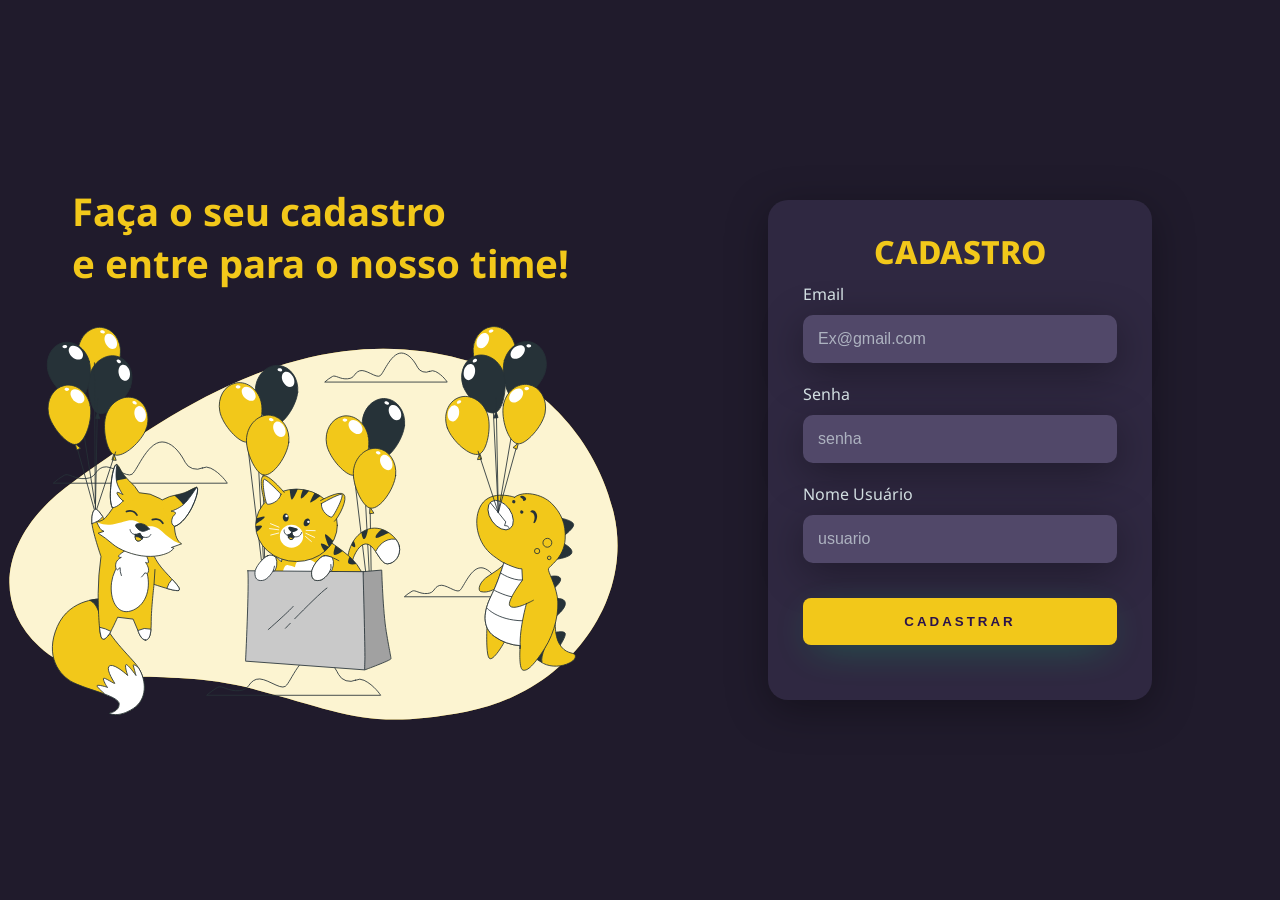
<file: cadastro.html>
<!DOCTYPE html>
<html lang="pt-br">
<head>
    <meta charset="UTF-8">
    <meta name="viewport" content="width=device-width, initial-scale=1.0">
    <title>login do usuário</title>
    <link rel="stylesheet" href="css/login.css">
</head>
<body>
    <div class="main-login">
        <div class="left-login">
            <h1>Faça o seu cadastro <br> e entre para o nosso time!</h1>
            <img class="left-login-image" src="images/imageLogin.svg" alt="imagelogin">  
        </div>
        <div class="right-login">
            <div class="card-login">
                <h1>CADASTRO</h1>
                <div class="text-fiield">
                    <label for="usuário">Email</label>
                    <input type="text" name="Email" placeholder="Ex@gmail.com">
                </div>
                <div class="text-fiield">
                    <label for="senha">Senha</label>
                    <input type="password" name="Senha" placeholder="senha">
                </div>
                <div class="text-fiield">
                    <label for="senha">Nome Usuário</label>
                    <input type="text" name="Nome Usuário" placeholder="usuario">
                </div>
                <button class="btn-login">Cadastrar</button>
            </div>
        </div>
    </div>
</body>
</html>
</file>
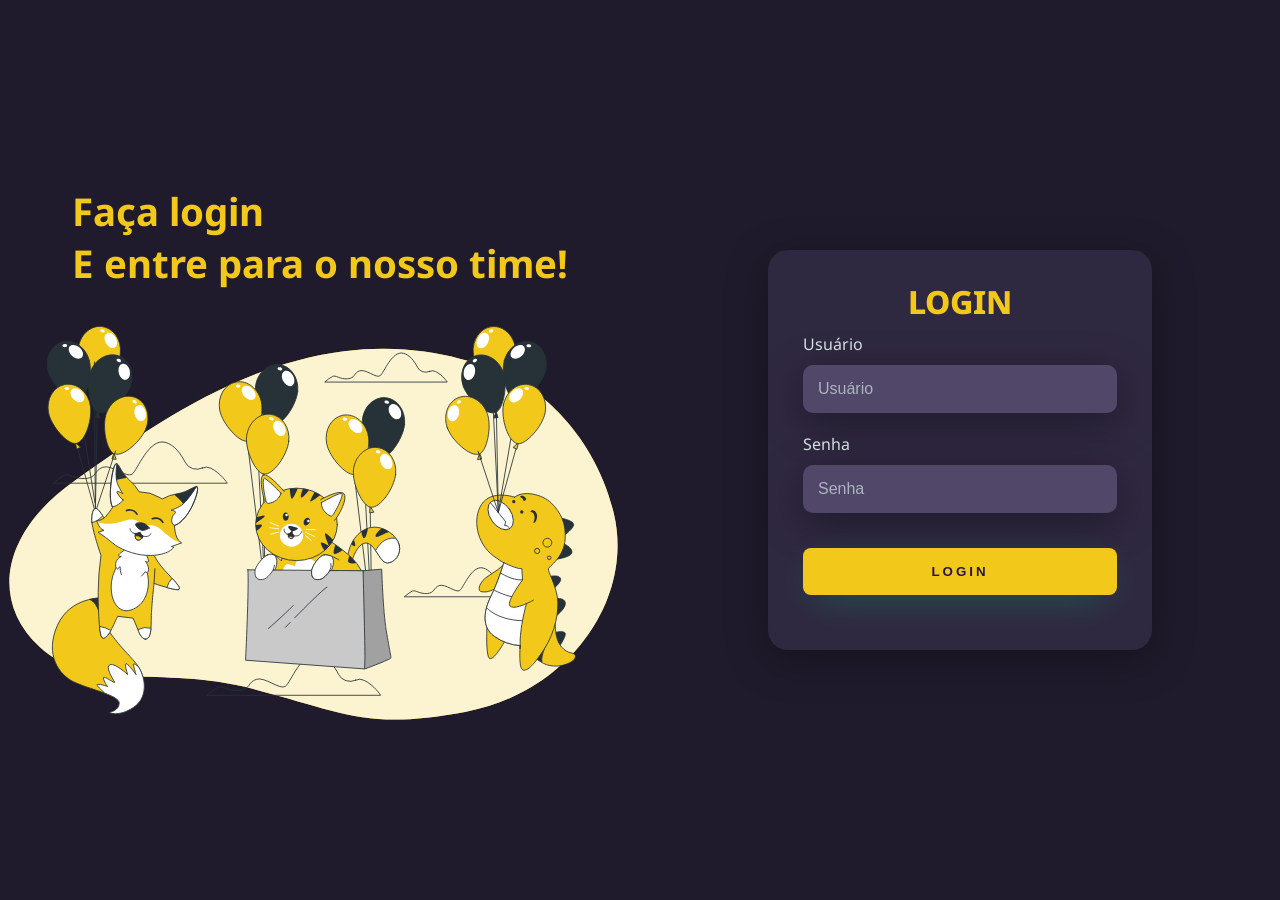
<file: login.html>
<!DOCTYPE html>
<html lang="pt-br">
<head>
    <meta charset="UTF-8">
    <meta name="viewport" content="width=device-width, initial-scale=1.0">
    <title>login do usuário</title>
    <link rel="stylesheet" href="css/login.css">
</head>
<body>
    <div class="main-login">
        <div class="left-login">
            <h1>Faça login <br> E entre para o nosso time!</h1>
            <img class="left-login-image" src="images/imageLogin.svg" alt="imagelogin">  
        </div>
        <div class="right-login">
            <div class="card-login">
                <h1>LOGIN</h1>
                <div class="text-fiield">
                    <label for="usuário">Usuário</label>
                    <input type="text" name="Usuário" placeholder="Usuário">
                </div>
                <div class="text-fiield">
                    <label for="senha">Senha</label>
                    <input type="password" name="Senha" placeholder="Senha">
                </div>
                <button class="btn-login">login</button>
            </div>
        </div>
    </div>
</body>
</html>
</file>
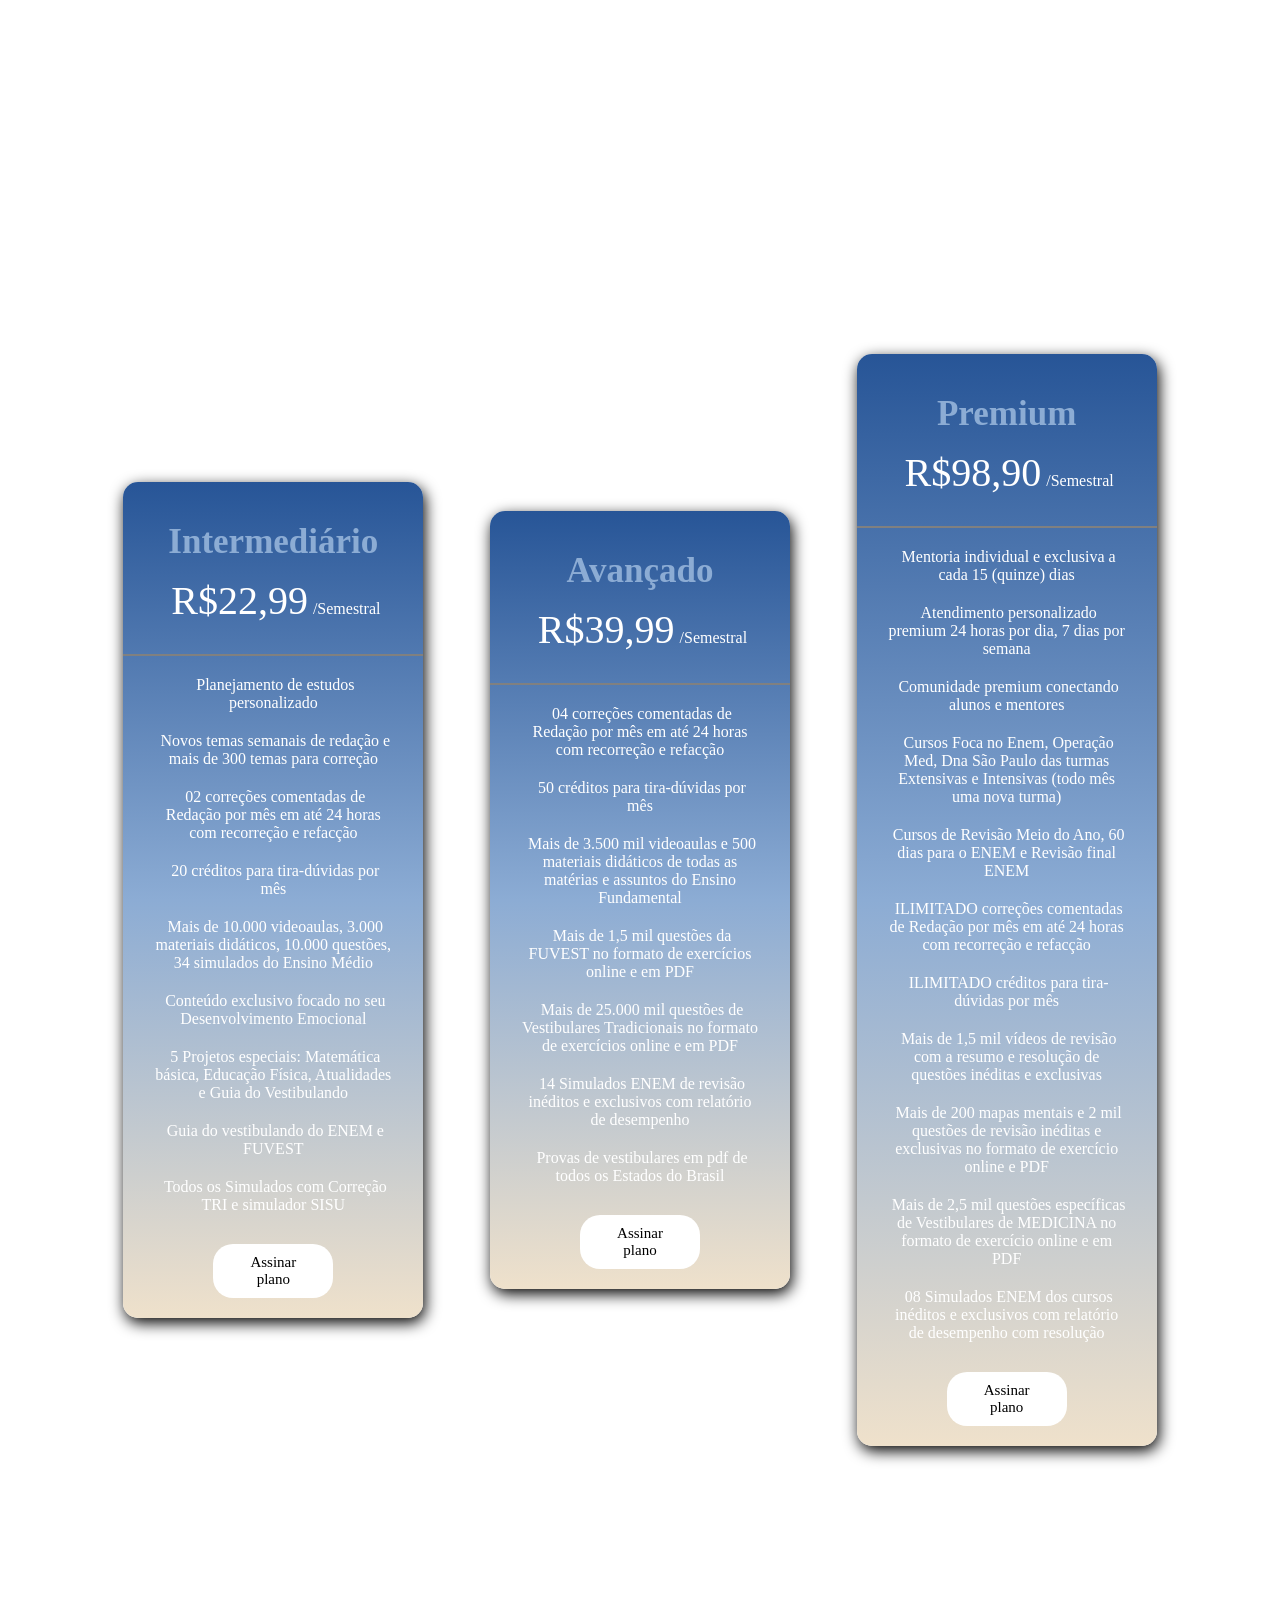
<file: planos.html>
<!DOCTYPE html>
<html lang="en">
<head>
    <meta charset="UTF-8">
    <meta name="viewport" content="width=device-width, initial-scale=1.0">
    <link rel="stylesheet" href="css/planos.css">
    <link rel="stylesheet" href="">
    <title>Teodoro | Melhor Site Para Estudos</title>
</head>
<body>
   
    <div class="container">
        <div class="card">
            <div class="card-title">
                <h2>Intermediário</h2>
                <p><i class="fa fa-rupee"></i><span>R$22,99</span>/Semestral</p>
            </div>
            <div class="card-content">
                <ul>
                    <li><i class="fa fa-check-circle"></i>Planejamento de estudos personalizado</li>
                    <li><i class="fa fa-check-circle"></i>Novos temas semanais de redação e mais de 300 temas para correção</li>
                    <li><i class="fa fa-check-circle"></i>02 correções comentadas de Redação por mês em até 24 horas com recorreção e refacção</li>
                    <li><i class="fa fa-check-circle"></i>20 créditos para tira-dúvidas por mês</li>
                    <li><i class="fa fa-check-circle"></i>Mais de 10.000 videoaulas, 3.000 materiais didáticos, 10.000 questões, 34 simulados do Ensino Médio</li>
                    <li><i class="fa fa-check-circle"></i>Conteúdo exclusivo focado no seu Desenvolvimento Emocional</li>
                    <li><i class="fa fa-check-circle"></i>5 Projetos especiais: Matemática básica, Educação Física, Atualidades e Guia do Vestibulando</li>
                    <li><i class="fa fa-check-circle"></i>Guia do vestibulando do ENEM e FUVEST</li>
                    <li><i class="fa fa-check-circle"></i>Todos os Simulados com Correção TRI e simulador SISU</li>
                </ul>
                <button><a href="#">Assinar plano</a></button>
            </div>
        </div>
        <div class="card">
            <div class="card-title">
                <h2>Avançado</h2>
                <p><i class="fa fa-rupee"></i><span>R$39,99</span>/Semestral</p>
            </div>
            <div class="card-content">
                <ul>
                    <li><i class="fa fa-check-circle"></i>04 correções comentadas de Redação por mês em até 24 horas com recorreção e refacção</li>
                    <li><i class="fa fa-check-circle"></i>50 créditos para tira-dúvidas por mês</li>
                    <li><i class="fa fa-check-circle"></i>Mais de 3.500 mil videoaulas e 500 materiais didáticos de todas as matérias e assuntos do Ensino Fundamental</li>
                    <li><i class="fa fa-check-circle"></i>Mais de 1,5 mil questões da FUVEST no formato de exercícios online e em PDF</li>
                    <li><i class="fa fa-check-circle"></i>Mais de 25.000 mil questões de Vestibulares Tradicionais no formato de exercícios online e em PDF</li>
                    <li><i class="fa fa-check-circle"></i>14 Simulados ENEM de revisão inéditos e exclusivos com relatório de desempenho</li>
                    <li><i class="fa fa-check-circle"></i>Provas de vestibulares em pdf de todos os Estados do Brasil</li>
                </ul>
                <button><a href="#">Assinar plano</a></button>
            </div>
        </div>
        <div class="card">
            <div class="card-title">
                <h2>Premium</h2>
                <p><i class="fa fa-rupee"></i><span>R$98,90</span>/Semestral</p>
            </div>
            <div class="card-content">
                <ul>
                    <li><i class="fa fa-check-circle"></i>Mentoria individual e exclusiva a cada 15 (quinze) dias</li>
                    <li><i class="fa fa-check-circle"></i>Atendimento personalizado premium 24 horas por dia, 7 dias por semana</li>
                    <li><i class="fa fa-check-circle"></i>Comunidade premium conectando alunos e mentores</li>
                    <li><i class="fa fa-check-circle"></i>Cursos Foca no Enem, Operação Med, Dna São Paulo das turmas Extensivas e Intensivas (todo mês uma nova turma)</li>
                    <li><i class="fa fa-check-circle"></i>Cursos de Revisão Meio do Ano, 60 dias para o ENEM e Revisão final ENEM</li>
                    <li><i class="fa fa-check-circle"></i>ILIMITADO correções comentadas de Redação por mês em até 24 horas com recorreção e refacção</li>
                    <li><i class="fa fa-check-circle"></i>ILIMITADO créditos para tira-dúvidas por mês</li>
                    <li><i class="fa fa-check-circle"></i>Mais de 1,5 mil vídeos de revisão com a resumo e resolução de questões inéditas e exclusivas</li>
                    <li><i class="fa fa-check-circle"></i>Mais de 200 mapas mentais e 2 mil questões de revisão inéditas e exclusivas no formato de exercício online e PDF</li>
                    <li><i class="fa fa-check-circle"></i>Mais de 2,5 mil questões específicas de Vestibulares de MEDICINA no formato de exercício online e em PDF</li>
                    <li><i class="fa fa-check-circle"></i>08 Simulados ENEM dos cursos inéditos e exclusivos com relatório de desempenho com resolução</li>
                </ul>
                <button><a href="#">Assinar plano</a></button>
            </div>
        </div>
    </div>

</body>
</html>
</file>
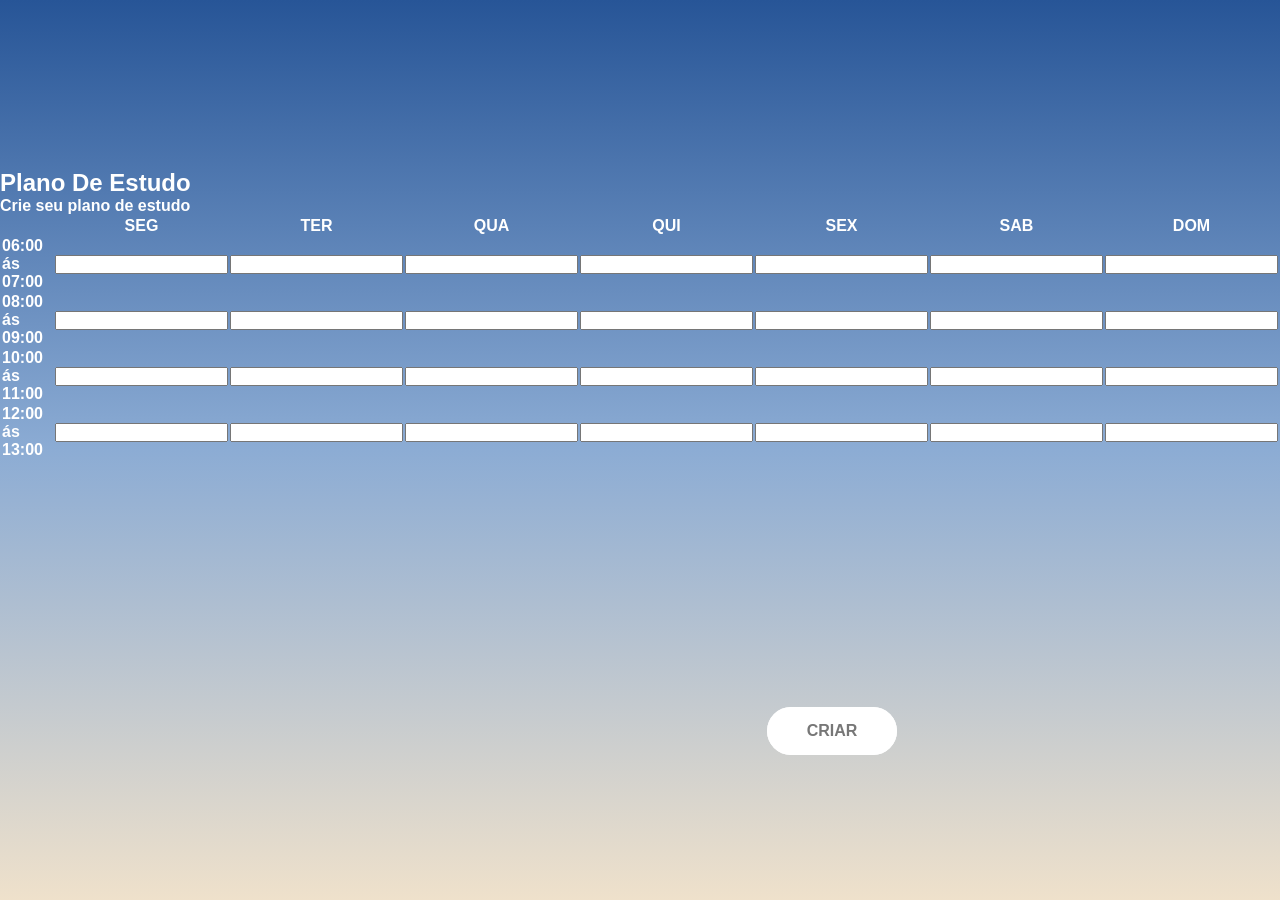
<file: planosdeestudos.html>
<!DOCTYPE html>
<html lang="en">

<head>
    <meta charset="UTF-8">
    <meta name="viewport" content="width=device-width, initial-scale=1.0">
    <title>Plano De Estudo</title>
    <link rel="stylesheet" href="css/planosdeestudos.css">
</head>

<body id="cordefundo" >
    <div id="tabela">
        <h2>Plano De Estudo</h2>
        <p>Crie seu plano de estudo</p>



        <table>




            <div class="menu-tabela-dias"> 
            <tr>
                
                <th>   </th>
                <th>SEG</th>
                <th>TER</th>
                <th>QUA</th>
                <th>QUI</th>
                <th>SEX</th>
                <th>SAB</th>
                <th>DOM</th>

            </tr>
            </div>
            <div>
            <td>06:00 ás 07:00</td>
                <td><input type="text"></td>
                <td><input type="text"></td>
                <td><input type="text"></td>
                <td><input type="text"></td>
                <td><input type="text"></td>
                <td><input type="text"></td>
                <td><input type="text"></td>
            <tr>
            </div>   
                <td>08:00 ás 09:00</td>
                <td><input type="text"></td>
                <td><input type="text"></td>
                <td><input type="text"></td>
                <td><input type="text"></td>
                <td><input type="text"></td>
                <td><input type="text"></td>
                <td><input type="text"></td>
                
            </tr>
            <tr>
                <td>10:00 ás 11:00</td>
                <td><input type="text"></td>
                <td><input type="text"></td>
                <td><input type="text"></td>
                <td><input type="text"></td>
                <td><input type="text"></td>
                <td><input type="text"></td>
                <td><input type="text"></td>
                
            </tr>
            <tr>
                <td>12:00 ás 13:00</td>
                <td><input type="text"></td>
                <td><input type="text"></td>
                <td><input type="text"></td>
                <td><input type="text"></td>
                <td><input type="text"></td>
                <td><input type="text"></td>
                <td><input type="text"></td>
                
            </tr>
            
            
                
            
        </table>
    
    
        
        <div class="text-box">
            <a href="index.html" class="btn btn-white btn-        animate">Criar</a>
        </div>
</body>

</html>
</file>
<file: css/login.css>
@import url('https://fonts.googleapis.com/css2?family=Noto+Sans:ital,wght@0,100..900;1,100..900&display=swap');

body {
    margin: 0;
    font-family: 'Noto Sans', sans-serif;
}

body * {
    box-sizing: border-box;
}

.main-login{
    width: 100vw;
    height: 100vh;
    background: #201b2c;
    display: flex;
    justify-content: center;
    align-items: center;
}

.left-login{
    width: 50vw;
    height: 100vh;
    display: flex;
    justify-content: center;
    align-items: center;
    flex-direction: column;
}

.left-login > h1 {
    font-size: 3vw;
    color: #f2c81a;
}

.left-login-image{
    font-size: 3vw;
    color: #0f8;
}

.right-login{
    width: 50vw;
    height: 100vh;
    display: flex;
    justify-content: center;
    align-items: center;
}

.card-login{
    width: 60%;
    display: flex;
    justify-content: center;
    align-items: center;
    flex-direction: column;
    padding: 30px 35px;
    background: #2f2841;
    border-radius: 20px;
    box-shadow: 0px 10px 40px #00000056;
}

.card-login > h1 {
    color: #f2c81a;
    font-weight: 800;
    margin: 0;
}

.text-fiield{
    width: 100%;
    display: flex;
    flex-direction: column;
    align-items: flex-start;
    justify-content: center;
    margin: 10px 0px;

}

.text-fiield > input {
    width: 100%;
    border: none;
    border-radius: 10px;
    padding: 15px;
    background: #514869;
    color: #f0ffffde;
    font-size: 12pt;
    box-shadow: 0px 10px 40px #00000056;
    outline: none;
    box-sizing: border-box;
}

.text-fiield > label  {
    color: #f0ffffde;
    margin-bottom: 10px;
}

.text-fiield > input::placeholder{
    color: #f0ffff94;
}

.btn-login{
    width: 100%;
    padding: 16px 0px;
    margin: 25px;
    border: none;
    border-radius: 8px;
    outline: none;
    text-transform: uppercase;
    font-weight: 800;
    letter-spacing: 3px;
    color: #2b134b;
    background: #f2c81a;
    cursor: pointer;
    box-shadow: 0px 10px 40px -12px #00ff8052;
}

@media only screen and (max-width: 950px){
    .card-login{
        width: 85%;
    }
}

@media only screen and (max-width: 950px){
    .main-login{
        flex-direction: column;
    }
    .left-login > h1 {
        display: none;
    }

    .left-login{
        width: 100%;
        height: auto;
    }
    .left-login{
        width: 100%;
        height: auto;
    }

    .left-login-image{
        width: 50vw;
    }

    .card-login{
        width: 90;
    }
}
</file>
<file: css/planos.css>
*{
    margin: 0;
    padding: 0;
    box-sizing: border-box;
    font-family: 'Righteous', 'cursive';
}

body{
    width: 100%;
    height: 200vh;
}

.container{
    width: 1100px;
    height: 100%;
    margin: auto;
    display: flex;
    align-items: center;
    justify-content: space-around;
    color: white;
}

.container .card{
    width: 300px;
    height: auto;
    padding: 10px 0;
    text-align: center;
    background-image: linear-gradient( #275597 ,#8cacd4,#efe1cb );
    border-radius: 15px;
    box-shadow: 2px 5px 15px black;
    transition: transform 0.3s;
}

.container .card:hover{
    transform: scale(1.050);
}

.container .card .card-title{
    padding: 30px 20px;
    border-bottom: 2px solid gray;
}

.container .card .card-title h2{
    font-size: 35px;
    padding-bottom: 15px;
    color: #8cacd4;
}

.container .card .card-title p span{
    font-size: 40px;
    padding: 0 5px;
}

.container .card .card-content ul{
    padding: 10px 30px;
    padding-bottom: 20px;
}

.container .card .card-content ul li{
    list-style: none;
    padding: 10px 0;
}

.container .card .card-content ul li i{
    margin-right: 4px;
}

.container .card .card-content button{
    width: 120px;
    padding: 10px 20px;
    background: white;
    border-radius: 20px;
    margin-bottom: 10px;
    outline: none;
    border: none;
    cursor: pointer;
    transition: 0.3s;
}

.container .card .card-content button:hover{
    background: #17ead9;
    letter-spacing: 1.2px;
}

.container .card .card-content button a{
    text-decoration: none;
    color: black;
    font-size: 15px;
}
</file>
<file: css/planosdeestudos.css>
*{
    margin: 0;
    padding: 0;
    box-sizing: border-box;
    text-decoration: none;
}

body{
    background-image: linear-gradient(#275597 , #8cacd4 ,#efe1cb);
}
#a1div{
    color: #ffff;
    font-style:font-family: 'Righteous', cursive;
    width: 600px;
    display: flex;
    flex-direction: column;
    justify-content: center;

}

#a2body{
    
    font-style:'Sarala', sans-serif;
    background-color:#275597 ;
    display: flex;
    justify-content:center ;
    align-items: center;
    height: 100vh;                                                    
}
#a3body {

    font-style:'Sarala', sans-serif;
    background-color: #275597;
 width: 100%;
 height: 100vh;
display: flex ;
align-items:center;
justify-content:center;
}

#a4div{ 
    font-style:'Sarala', sans-serif;
    display: flex;
    justify-content: center;
    align-items: center;
    width: 600px;
    flex-direction: column;
}

#table {
    font-style:'Sarala', sans-serif;
    width: 400px;
}

#cordefundo {
    color: white;
    font-style:'Sarala', sans-serif;
    display: flex;
    justify-content: center;
    align-items: center;
flex-direction: column;
background-color: #275597;
height: 100vh;


}
.menu-tabela-dias{
    font-style:'Sarala', sans-serif;

}
body {
    
    font-family: sans-serif;
    background-color: #81d4fa;
    font-weight: bold;
}

.text-box {
    display: flex;
    justify-content: center;
    align-items: center;
    flex-direction: column;
    margin-left: 30vw;
    margin-top: 30vh;
}

.btn:link,
.btn:visited {
    text-transform: uppercase;
    text-decoration: none;
    padding: 15px 40px;
    display: inline-block;
    border-radius: 100px;
    transition: all .2s;
    position: absolute;
}

.btn:hover {
    transform: translateY(-3px);
    box-shadow: 0 10px 20px rgba(0, 0, 0, 0.2);
}

.btn:active {
    transform: translateY(-1px);
    box-shadow: 0 5px 10px rgba(0, 0, 0, 0.2);
}

.btn-white {
    background-color: #fff;
    color: #777;
}

.btn::after {
    content: "";
    display: inline-block;
    height: 100%;
    width: 100%;
    border-radius: 100px;
    position: absolute;
    top: 0;
    left: 0;
    z-index: -1;
    transition: all .4s;
}

.btn-white::after {
    background-color: #fff;
}

.btn:hover::after {
    transform: scaleX(1.0) scaleY(1.4);
    opacity: 0;
}

.btn-animated {
    animation: moveInBottom 5s ease-out;
    animation-fill-mode: backwards;
}

@keyframes moveInBottom {
    0% {
        opacity: 0;
        transform: translateY(30px);
    }

    100% {
        opacity: 1;
        transform: translateY(0px);
    }
}
</file>
